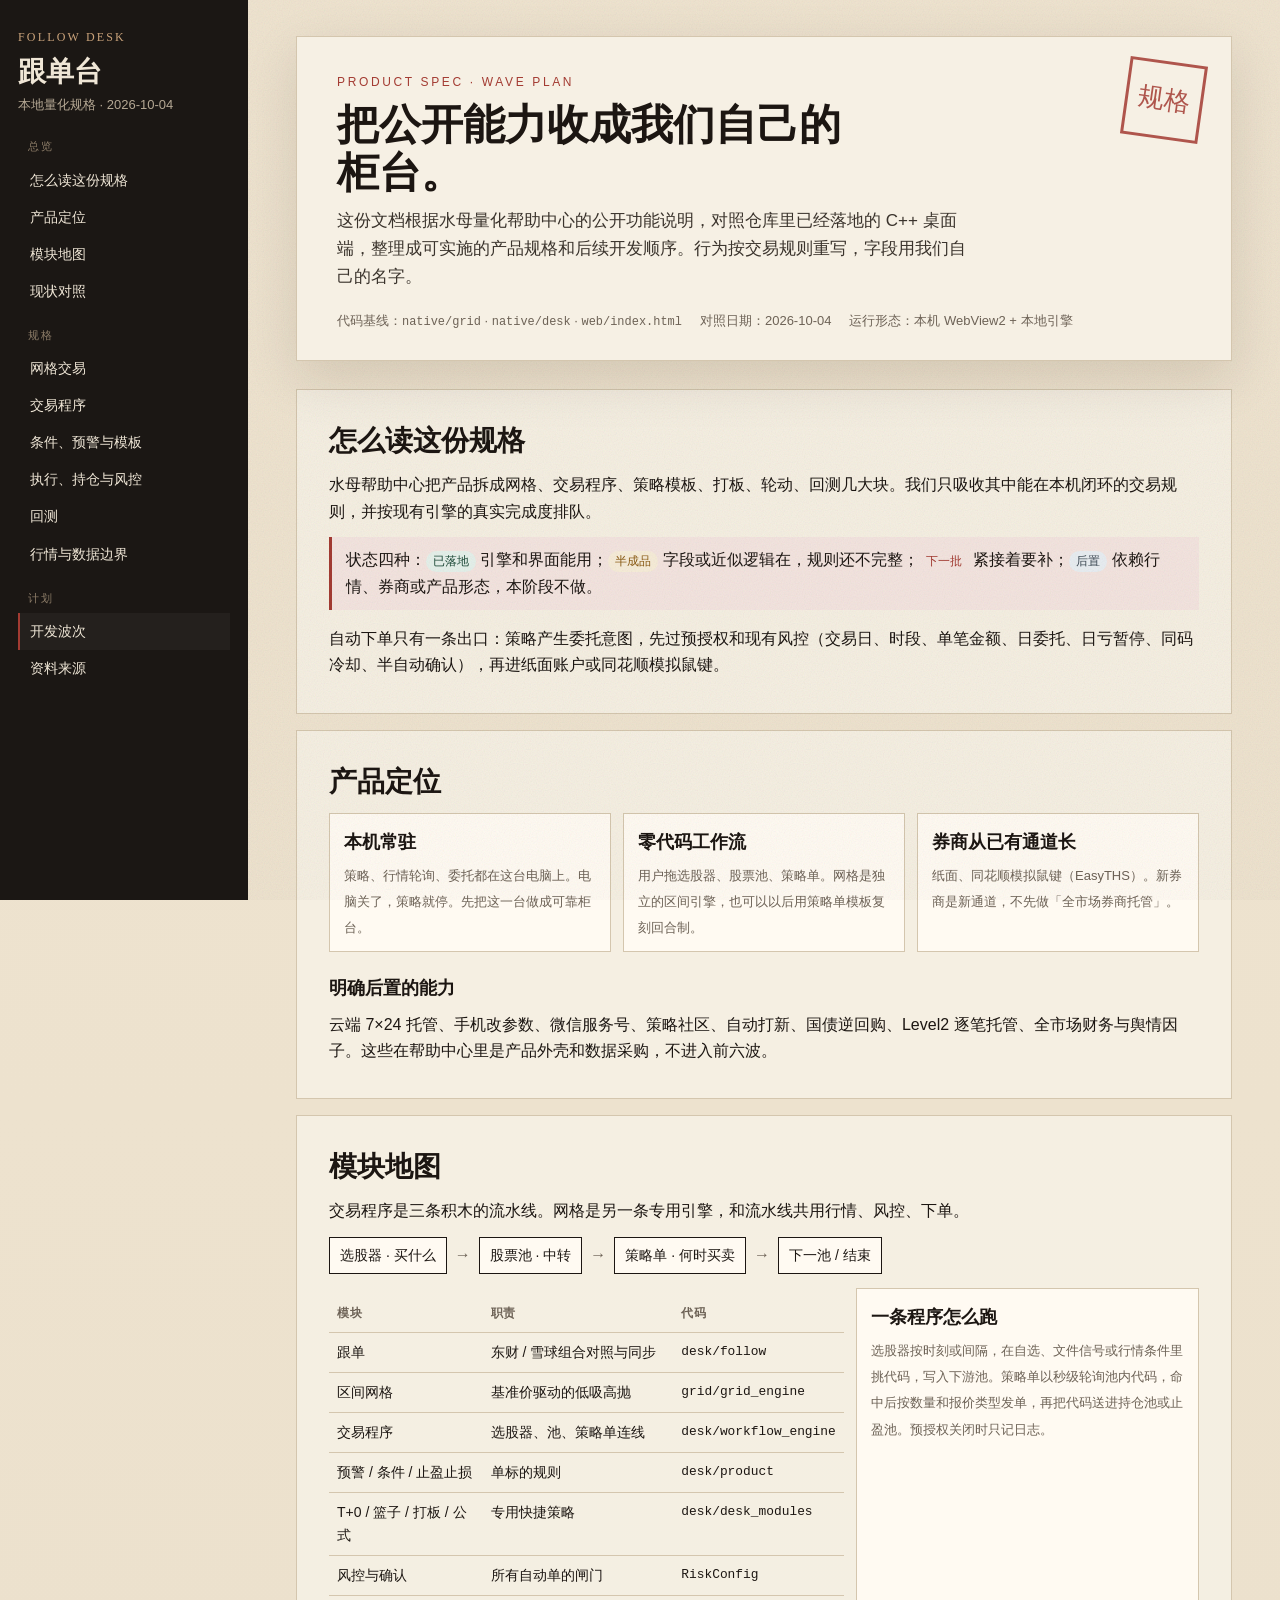
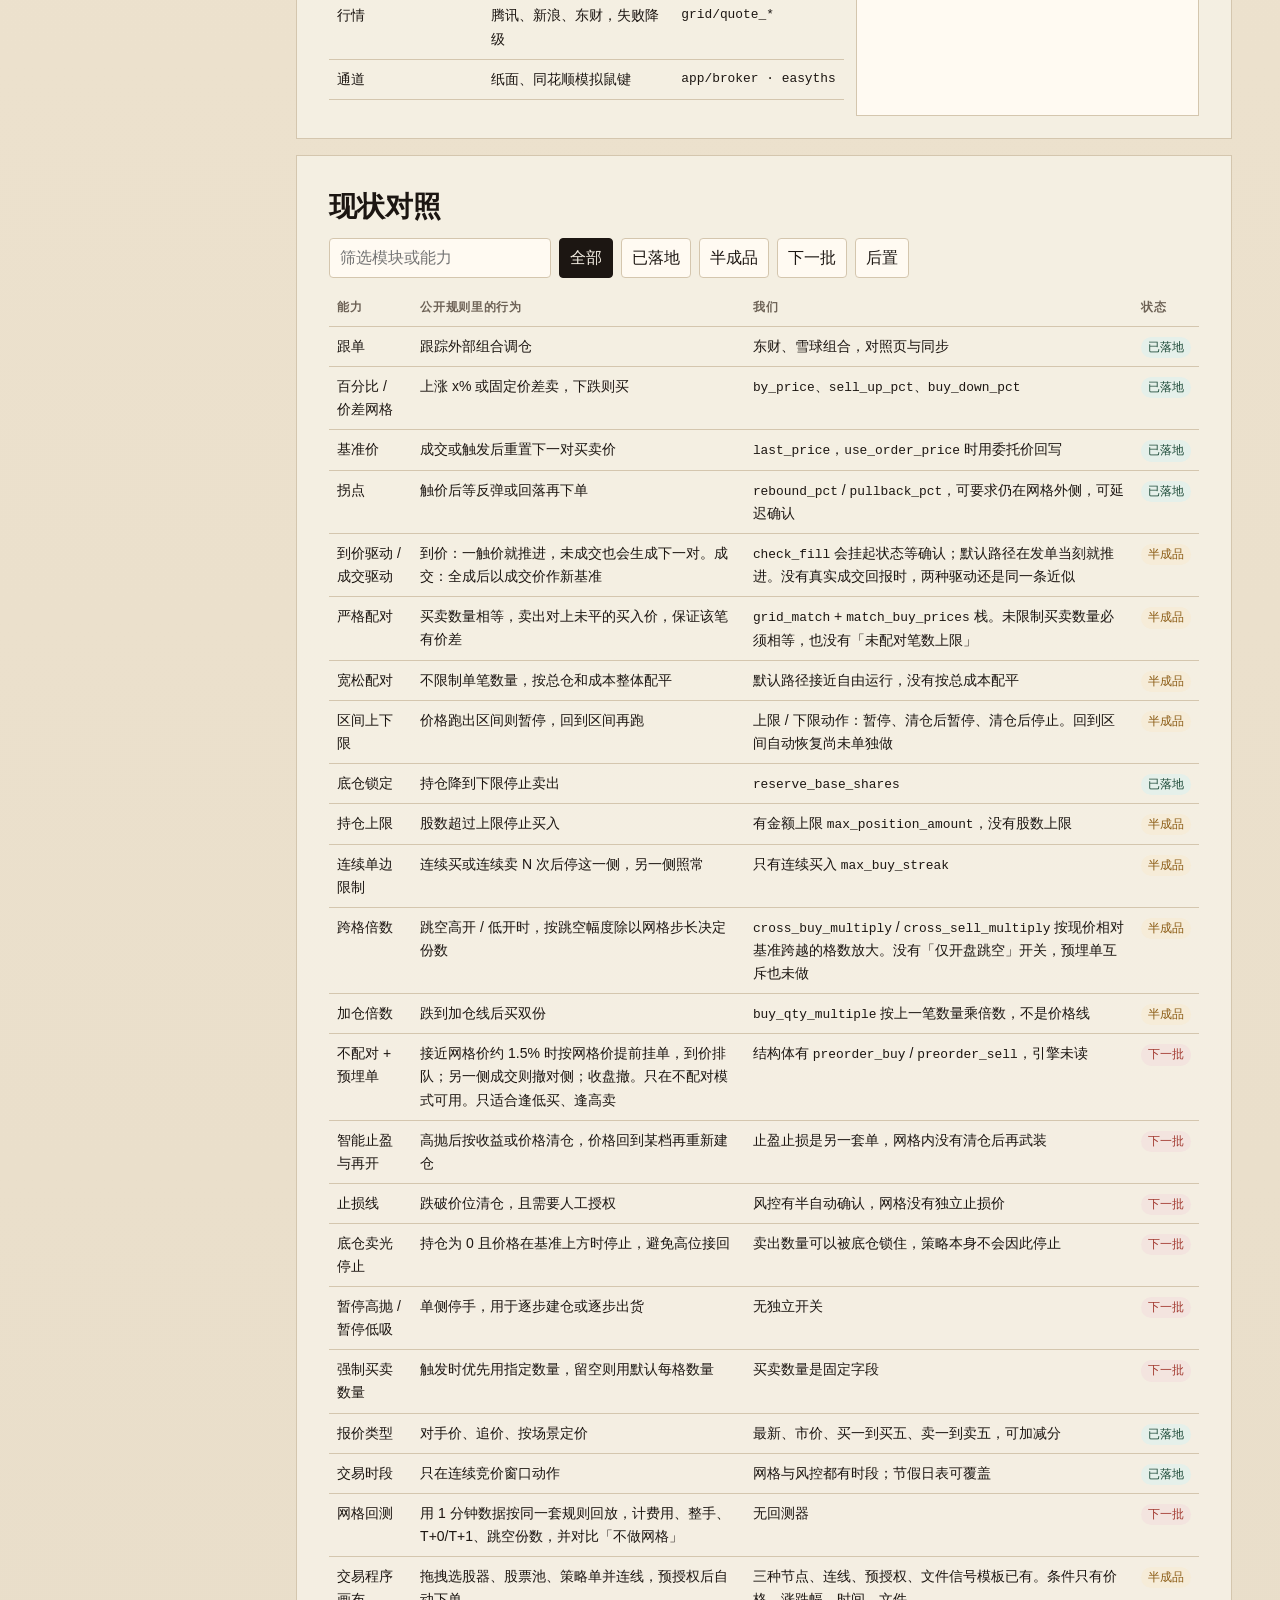
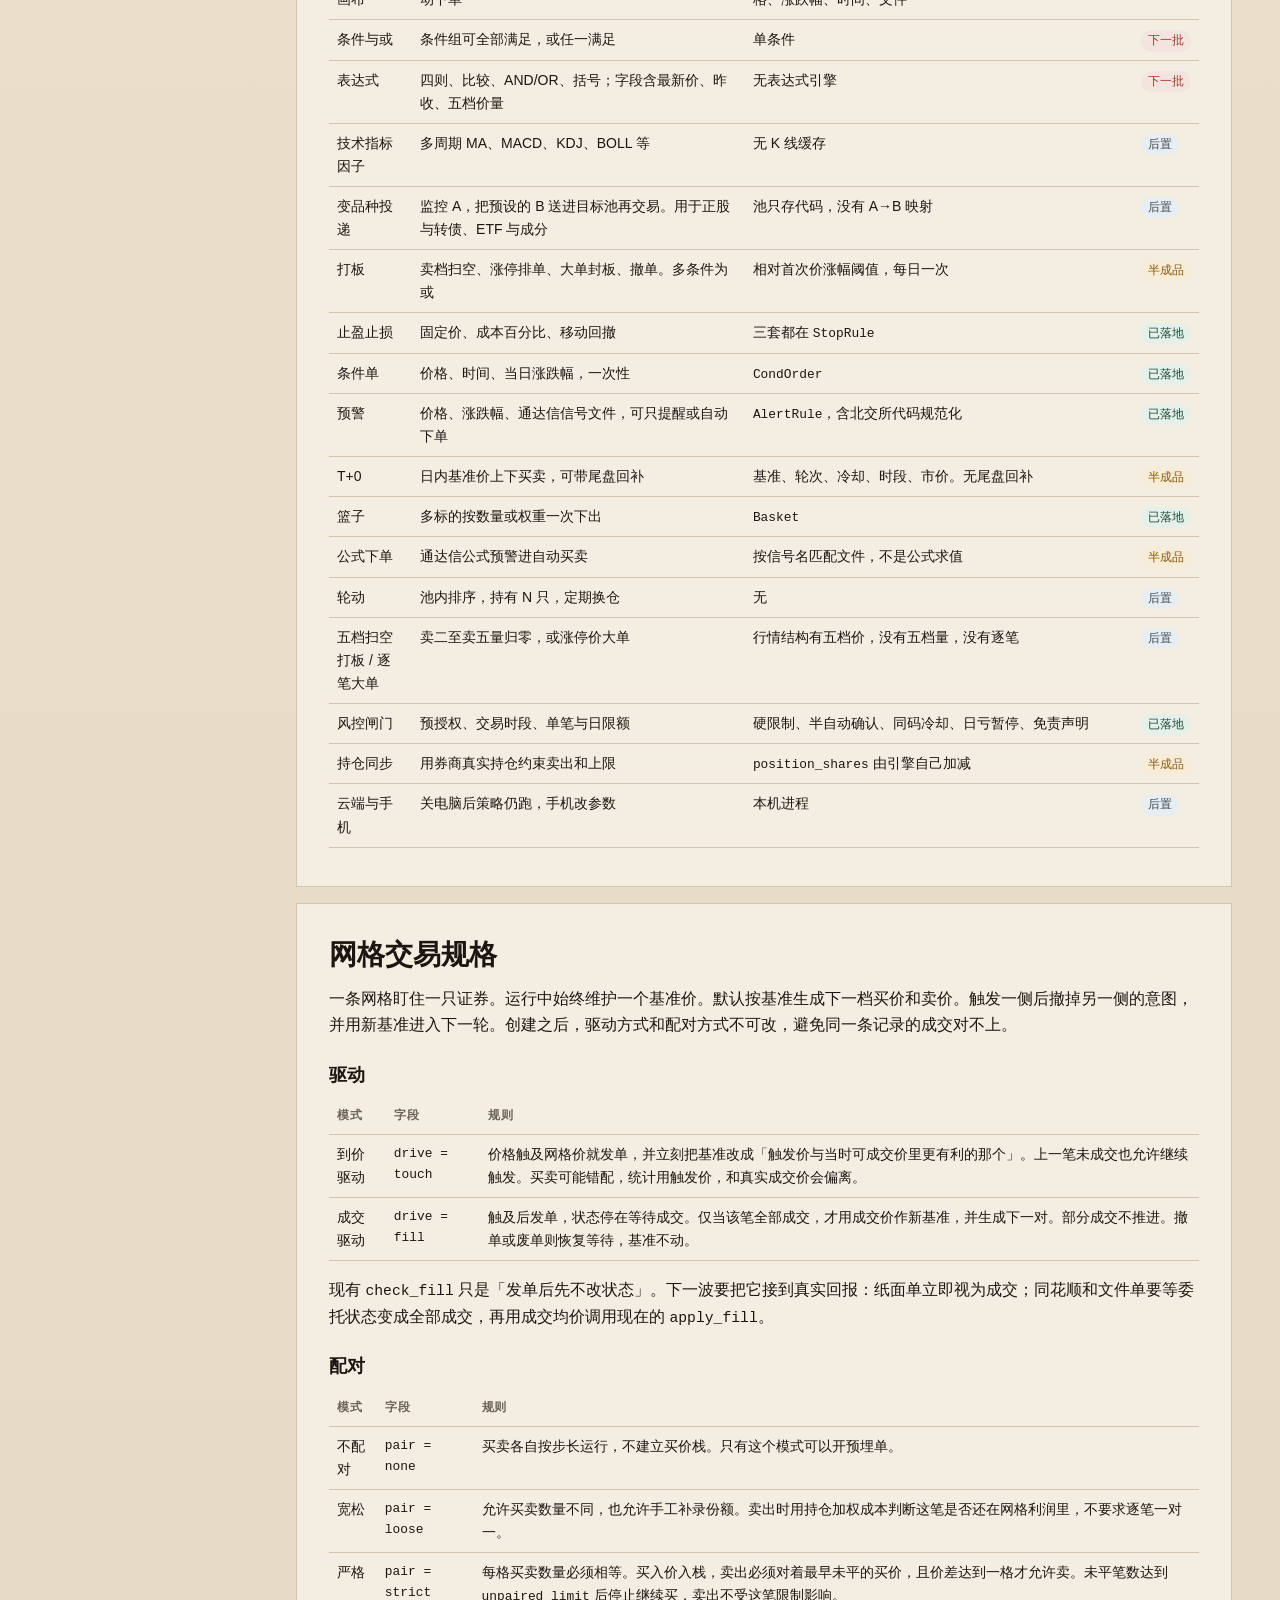
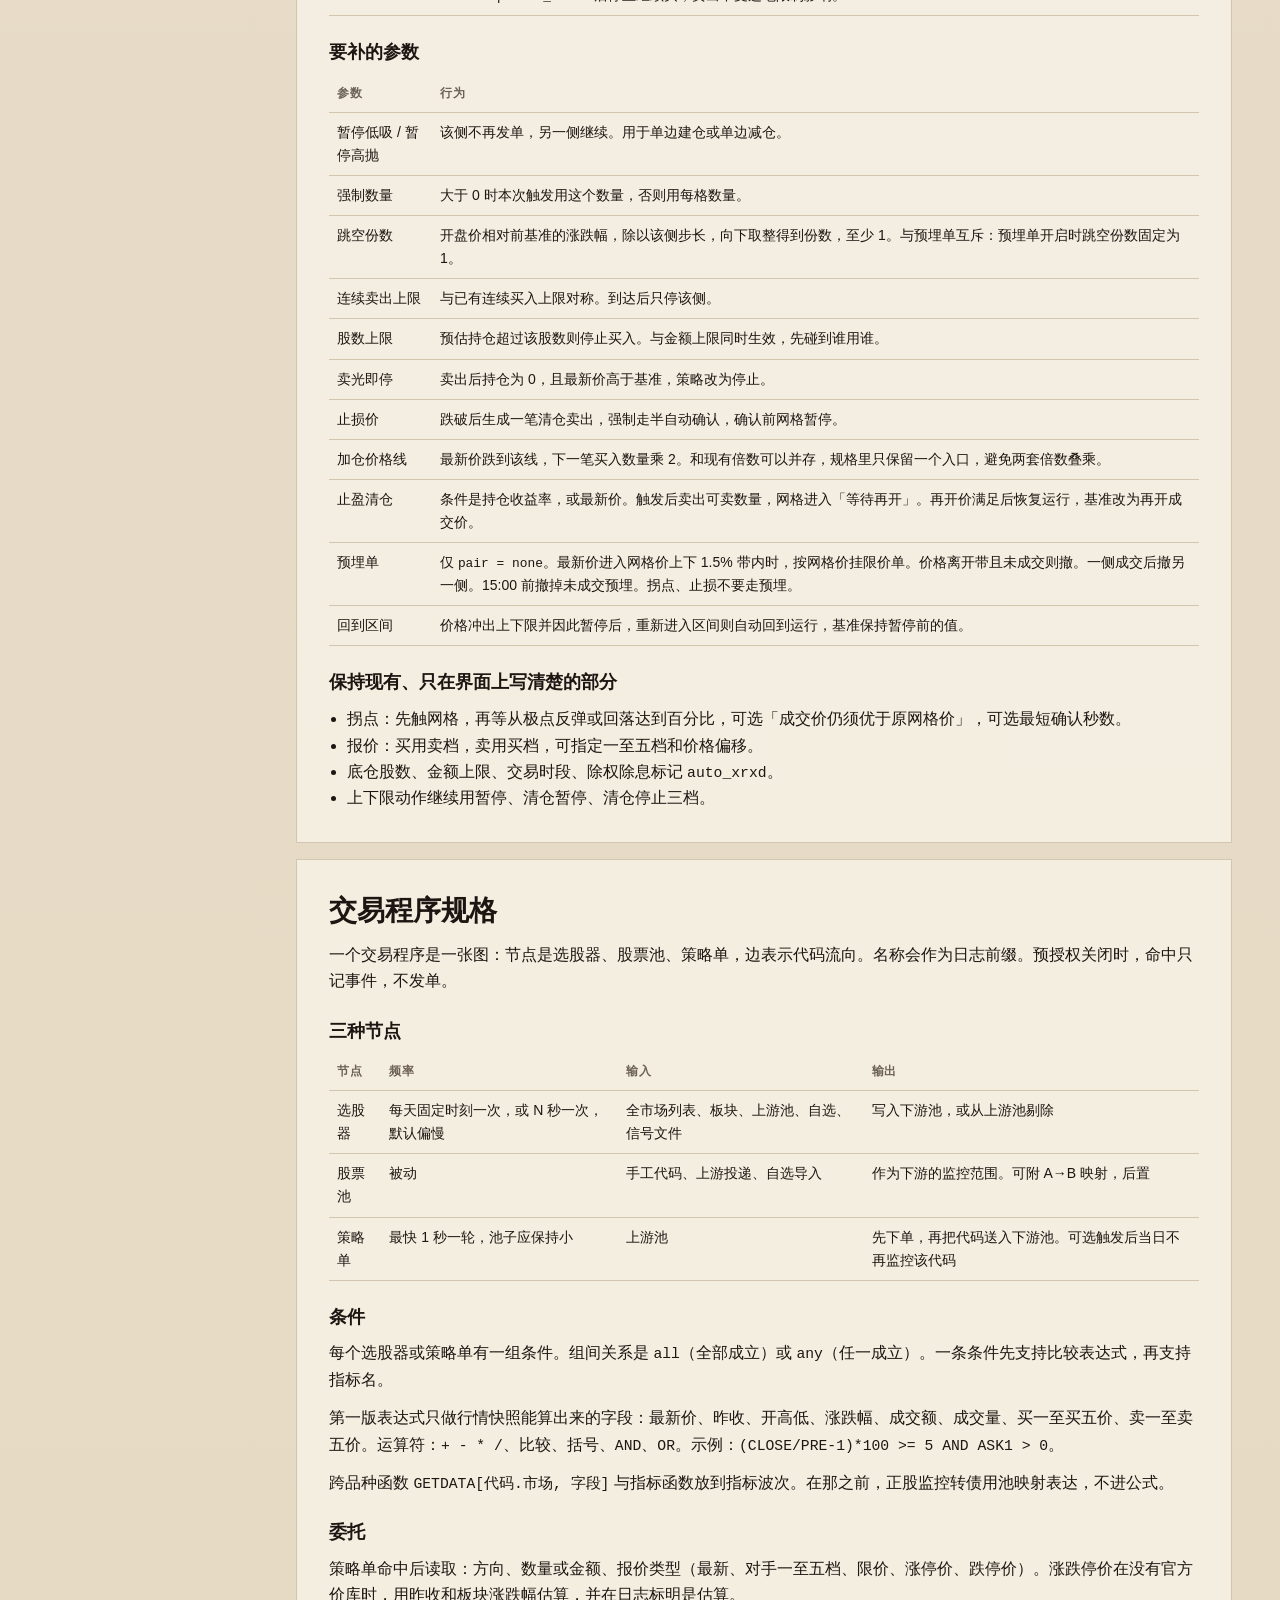
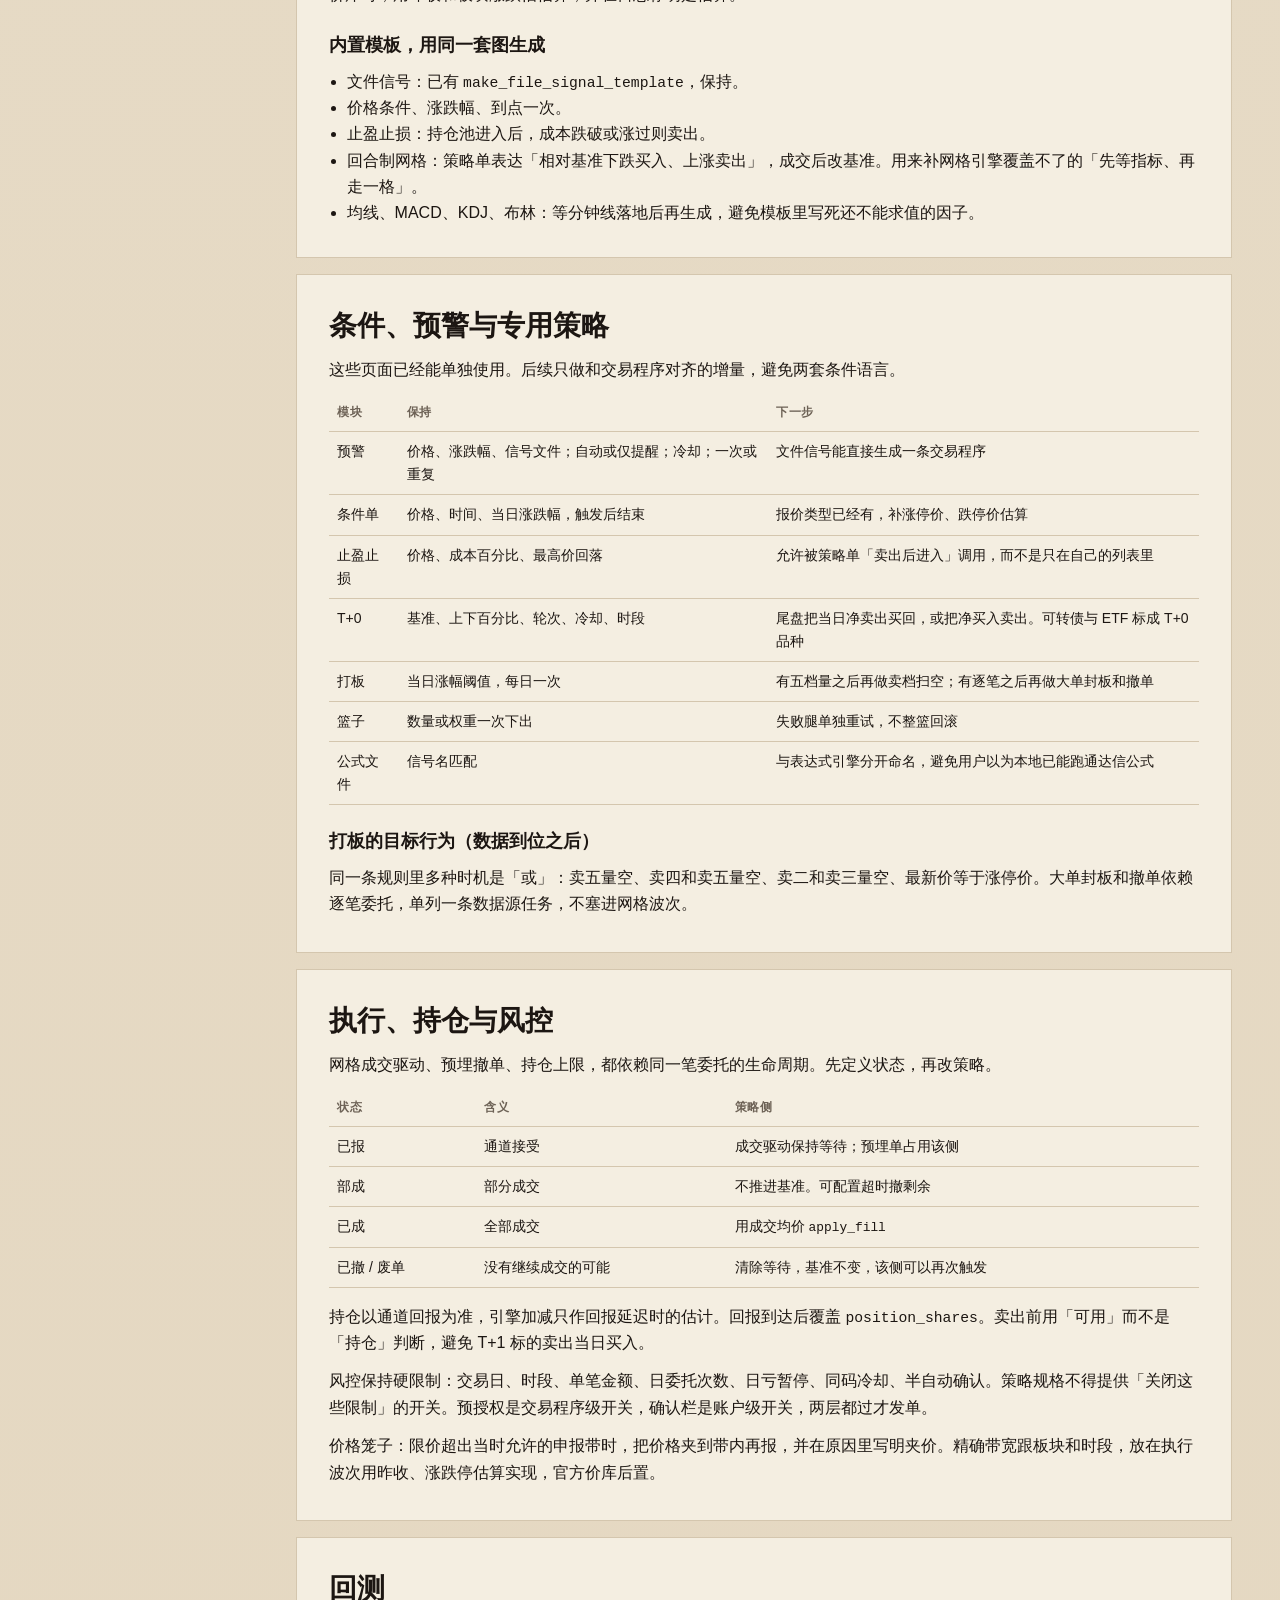
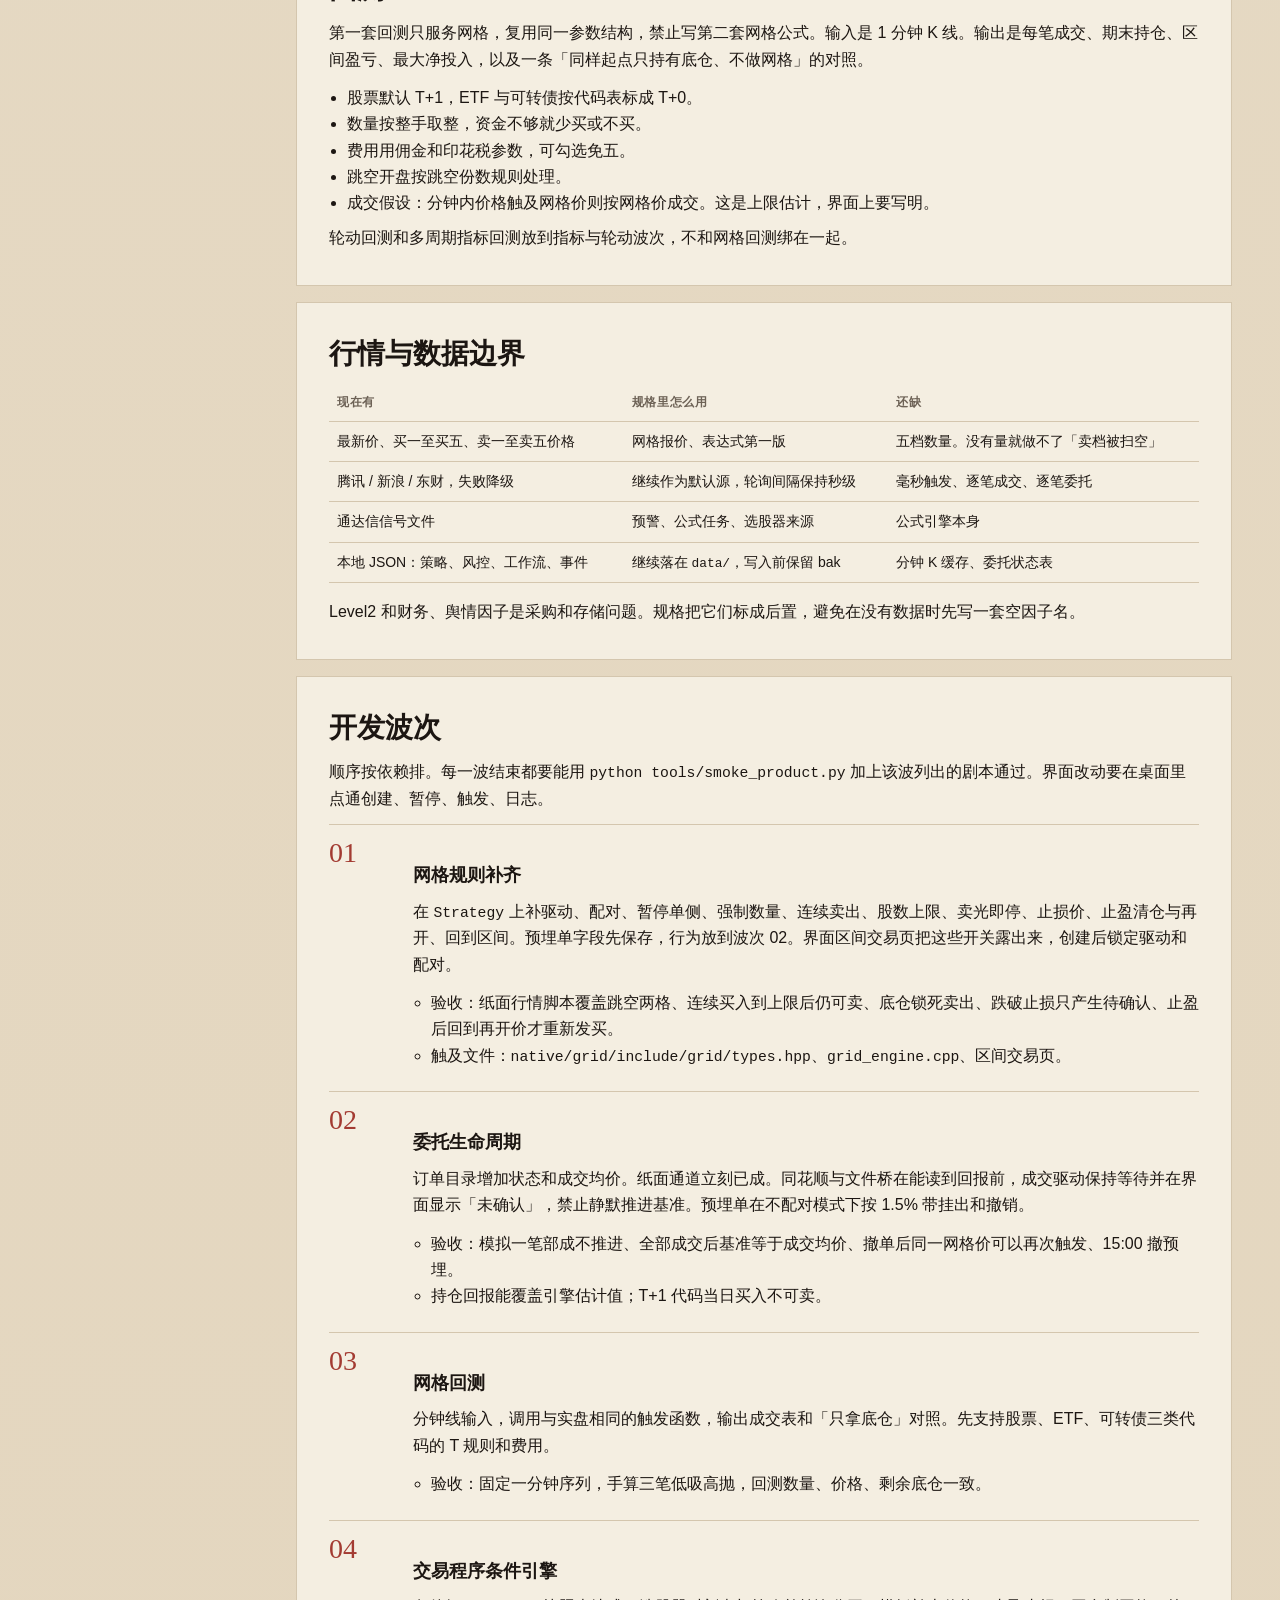
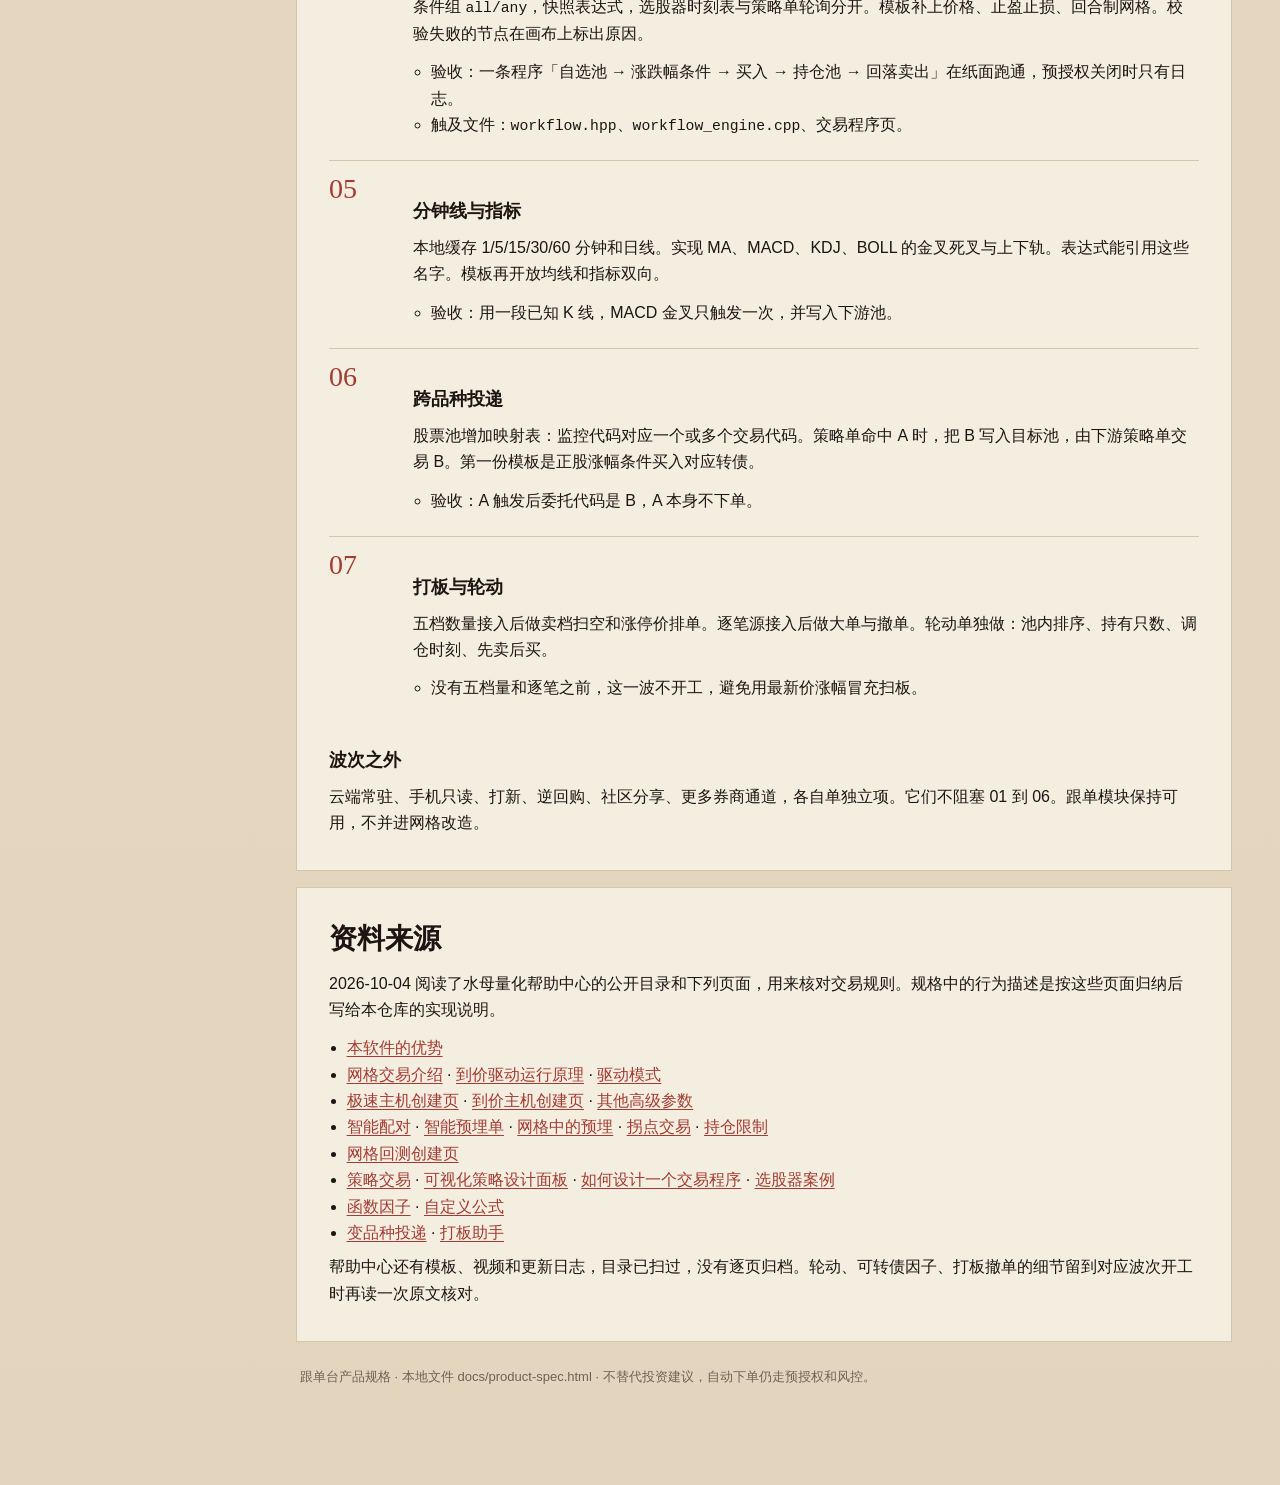
<file: docs/product-spec.html>
<!DOCTYPE html>
<html lang="zh-CN">
<head>
<meta charset="UTF-8" />
<meta name="viewport" content="width=device-width, initial-scale=1" />
<title>跟单台 · 产品规格与开发计划</title>
<style>
  :root {
    --paper: #e7dcc8;
    --sheet: #f6f0e4;
    --ink: #1c1612;
    --muted: #6d6256;
    --line: #d4c6ae;
    --cinnabar: #a33b32;
    --cinnabar-soft: #f3e4df;
    --pine: #1d4a38;
    --pine-soft: #e5f0ea;
    --brass: #8a5a12;
    --brass-soft: #f6ecd8;
    --slate: #3d4a55;
    --slate-soft: #e8edf1;
    --rail: #1b1714;
    --rail-ink: #efe6d6;
    --shadow: 0 18px 50px rgba(40, 24, 12, 0.12);
  }
  * { box-sizing: border-box; }
  html { scroll-behavior: smooth; }
  body {
    margin: 0;
    color: var(--ink);
    background:
      radial-gradient(1200px 500px at 10% -10%, rgba(163, 59, 50, 0.08), transparent 50%),
      linear-gradient(180deg, #efe4d0 0%, var(--paper) 40%, #e3d5bd 100%);
    font-family: "DengXian", "Microsoft YaHei UI", "PingFang SC", sans-serif;
    font-size: 16px;
    line-height: 1.65;
  }
  body::before {
    content: "";
    pointer-events: none;
    position: fixed;
    inset: 0;
    opacity: 0.35;
    background-image: url("data:image/svg+xml;utf8,<svg xmlns='http://www.w3.org/2000/svg' width='140' height='140'><filter id='n'><feTurbulence type='fractalNoise' baseFrequency='0.85' numOctaves='2' stitchTiles='stitch'/></filter><rect width='100%' height='100%' filter='url(%23n)' opacity='0.35'/></svg>");
    mix-blend-mode: multiply;
  }
  a { color: var(--cinnabar); text-decoration-thickness: 1px; text-underline-offset: 3px; }
  .layout { display: grid; grid-template-columns: 248px 1fr; min-height: 100vh; }
  nav.rail {
    position: sticky;
    top: 0;
    height: 100vh;
    overflow: auto;
    background: var(--rail);
    color: var(--rail-ink);
    padding: 28px 18px 40px;
    z-index: 2;
  }
  .mark {
    font-family: "Palatino Linotype", "Songti SC", SimSun, serif;
    letter-spacing: 0.18em;
    font-size: 12px;
    text-transform: uppercase;
    color: #c9a27a;
  }
  nav.rail h1 {
    font-family: "Palatino Linotype", "Songti SC", SimSun, serif;
    font-weight: 600;
    font-size: 28px;
    line-height: 1.15;
    margin: 8px 0 6px;
  }
  nav.rail .sub { color: #b5a894; font-size: 13px; margin-bottom: 22px; }
  nav.rail a {
    display: block;
    color: #efe6d6;
    text-decoration: none;
    padding: 7px 10px;
    border-left: 2px solid transparent;
    font-size: 14px;
  }
  nav.rail a:hover, nav.rail a.is-on { border-left-color: var(--cinnabar); background: rgba(255,255,255,0.04); }
  nav.rail .group {
    margin: 16px 10px 6px;
    font-size: 11px;
    letter-spacing: 0.16em;
    color: #8d7d68;
  }
  main { padding: 36px 48px 80px; max-width: 1080px; }
  header.cover {
    position: relative;
    background: var(--sheet);
    border: 1px solid var(--line);
    box-shadow: var(--shadow);
    padding: 36px 40px 28px;
    margin-bottom: 28px;
  }
  header.cover::after {
    content: "规格";
    position: absolute;
    right: 28px;
    top: 24px;
    width: 72px;
    height: 72px;
    border: 3px solid var(--cinnabar);
    color: var(--cinnabar);
    display: grid;
    place-items: center;
    font-family: "KaiTi", "STKaiti", serif;
    font-size: 26px;
    transform: rotate(8deg);
    opacity: 0.85;
  }
  .kicker { letter-spacing: 0.22em; font-size: 12px; color: var(--cinnabar); }
  header.cover h2 {
    font-family: "Palatino Linotype", "Songti SC", SimSun, serif;
    font-size: 42px;
    line-height: 1.15;
    font-weight: 600;
    margin: 8px 0 10px;
    max-width: 12em;
  }
  .lede { max-width: 68ch; color: #3a332c; font-size: 17px; }
  .meta { display: flex; gap: 18px; flex-wrap: wrap; margin-top: 18px; color: var(--muted); font-size: 13px; }
  section {
    background: rgba(246, 240, 228, 0.92);
    border: 1px solid var(--line);
    padding: 28px 32px 22px;
    margin: 16px 0;
  }
  section h3 {
    font-family: "Palatino Linotype", "Songti SC", SimSun, serif;
    font-size: 28px;
    margin: 0 0 8px;
    font-weight: 600;
  }
  section h4 { margin: 22px 0 8px; font-size: 18px; }
  p { margin: 8px 0 12px; }
  .note {
    border-left: 3px solid var(--cinnabar);
    background: var(--cinnabar-soft);
    padding: 10px 14px;
    margin: 12px 0 16px;
  }
  .grid-3, .grid-2 { display: grid; gap: 12px; }
  .grid-3 { grid-template-columns: repeat(3, 1fr); }
  .grid-2 { grid-template-columns: 1.2fr 0.8fr; }
  .card {
    border: 1px solid var(--line);
    background: #fffaf2;
    padding: 14px 14px 10px;
  }
  .card b { display: block; font-family: "Palatino Linotype", SimSun, serif; font-size: 18px; margin-bottom: 4px; }
  .card span { color: var(--muted); font-size: 13px; }
  table { width: 100%; border-collapse: collapse; font-size: 14px; margin: 8px 0 16px; }
  th, td { text-align: left; vertical-align: top; padding: 8px 8px; border-bottom: 1px solid var(--line); }
  th { font-size: 12px; letter-spacing: 0.06em; color: var(--muted); font-weight: 600; }
  code, .mono { font-family: "Cascadia Mono", Consolas, monospace; font-size: 0.92em; }
  .tag {
    display: inline-block;
    padding: 1px 7px;
    border-radius: 99px;
    font-size: 12px;
    line-height: 1.6;
    white-space: nowrap;
  }
  .have { background: var(--pine-soft); color: var(--pine); }
  .part { background: var(--brass-soft); color: var(--brass); }
  .next { background: var(--cinnabar-soft); color: var(--cinnabar); }
  .later { background: var(--slate-soft); color: var(--slate); }
  .tools { display: flex; gap: 8px; flex-wrap: wrap; margin: 8px 0 12px; }
  .tools input, .tools button {
    font: inherit;
    border: 1px solid var(--line);
    background: #fffaf2;
    color: var(--ink);
    padding: 6px 10px;
    border-radius: 4px;
  }
  .tools input { min-width: 220px; }
  .tools button.is-on { background: var(--ink); color: var(--sheet); border-color: var(--ink); }
  ol.waves { list-style: none; padding: 0; margin: 0; }
  ol.waves > li {
    display: grid;
    grid-template-columns: 72px 1fr;
    gap: 12px;
    padding: 14px 0;
    border-top: 1px solid var(--line);
  }
  .wave-no {
    font-family: "Palatino Linotype", SimSun, serif;
    font-size: 28px;
    color: var(--cinnabar);
    line-height: 1;
  }
  ul.tight { margin: 6px 0 8px; padding-left: 1.1em; }
  .flow {
    display: flex;
    flex-wrap: wrap;
    gap: 8px;
    align-items: center;
    margin: 10px 0 14px;
  }
  .flow i { font-style: normal; color: var(--muted); }
  .pill {
    border: 1px solid var(--ink);
    padding: 6px 10px;
    background: #fffaf2;
    font-size: 14px;
  }
  footer { color: var(--muted); font-size: 13px; padding: 8px 4px 20px; }
  @media (max-width: 960px) {
    .layout { grid-template-columns: 1fr; }
    nav.rail { position: relative; height: auto; }
    main { padding: 18px 14px 48px; }
    .grid-3, .grid-2 { grid-template-columns: 1fr; }
    header.cover h2 { font-size: 32px; }
    header.cover::after { display: none; }
  }
</style>
</head>
<body>
<div class="layout">
  <nav class="rail" aria-label="目录">
    <div class="mark">FOLLOW DESK</div>
    <h1>跟单台</h1>
    <div class="sub">本地量化规格 · 2026-10-04</div>
    <div class="group">总览</div>
    <a href="#read">怎么读这份规格</a>
    <a href="#position">产品定位</a>
    <a href="#map">模块地图</a>
    <a href="#gap">现状对照</a>
    <div class="group">规格</div>
    <a href="#grid">网格交易</a>
    <a href="#program">交易程序</a>
    <a href="#signals">条件、预警与模板</a>
    <a href="#exec">执行、持仓与风控</a>
    <a href="#backtest">回测</a>
    <a href="#data">行情与数据边界</a>
    <div class="group">计划</div>
    <a href="#plan">开发波次</a>
    <a href="#sources">资料来源</a>
  </nav>
  <main>
    <header class="cover">
      <div class="kicker">PRODUCT SPEC · WAVE PLAN</div>
      <h2>把公开能力收成我们自己的柜台。</h2>
      <p class="lede">这份文档根据水母量化帮助中心的公开功能说明，对照仓库里已经落地的 C++ 桌面端，整理成可实施的产品规格和后续开发顺序。行为按交易规则重写，字段用我们自己的名字。</p>
      <div class="meta">
        <span>代码基线：<span class="mono">native/grid</span> · <span class="mono">native/desk</span> · <span class="mono">web/index.html</span></span>
        <span>对照日期：2026-10-04</span>
        <span>运行形态：本机 WebView2 + 本地引擎</span>
      </div>
    </header>

    <section id="read">
      <h3>怎么读这份规格</h3>
      <p>水母帮助中心把产品拆成网格、交易程序、策略模板、打板、轮动、回测几大块。我们只吸收其中能在本机闭环的交易规则，并按现有引擎的真实完成度排队。</p>
      <div class="note">状态四种：<span class="tag have">已落地</span> 引擎和界面能用；<span class="tag part">半成品</span> 字段或近似逻辑在，规则还不完整；<span class="tag next">下一批</span> 紧接着要补；<span class="tag later">后置</span> 依赖行情、券商或产品形态，本阶段不做。</div>
      <p>自动下单只有一条出口：策略产生委托意图，先过预授权和现有风控（交易日、时段、单笔金额、日委托、日亏暂停、同码冷却、半自动确认），再进纸面账户或同花顺模拟鼠键。</p>
    </section>

    <section id="position">
      <h3>产品定位</h3>
      <div class="grid-3">
        <div class="card"><b>本机常驻</b><span>策略、行情轮询、委托都在这台电脑上。电脑关了，策略就停。先把这一台做成可靠柜台。</span></div>
        <div class="card"><b>零代码工作流</b><span>用户拖选股器、股票池、策略单。网格是独立的区间引擎，也可以以后用策略单模板复刻回合制。</span></div>
        <div class="card"><b>券商从已有通道长</b><span>纸面、同花顺模拟鼠键（EasyTHS）。新券商是新通道，不先做「全市场券商托管」。</span></div>
      </div>
      <h4>明确后置的能力</h4>
      <p>云端 7×24 托管、手机改参数、微信服务号、策略社区、自动打新、国债逆回购、Level2 逐笔托管、全市场财务与舆情因子。这些在帮助中心里是产品外壳和数据采购，不进入前六波。</p>
    </section>

    <section id="map">
      <h3>模块地图</h3>
      <p>交易程序是三条积木的流水线。网格是另一条专用引擎，和流水线共用行情、风控、下单。</p>
      <div class="flow" aria-label="交易程序流向">
        <span class="pill">选股器 · 买什么</span><i>→</i>
        <span class="pill">股票池 · 中转</span><i>→</i>
        <span class="pill">策略单 · 何时买卖</span><i>→</i>
        <span class="pill">下一池 / 结束</span>
      </div>
      <div class="grid-2">
        <div>
          <table>
            <thead><tr><th>模块</th><th>职责</th><th>代码</th></tr></thead>
            <tbody>
              <tr><td>跟单</td><td>东财 / 雪球组合对照与同步</td><td class="mono">desk/follow</td></tr>
              <tr><td>区间网格</td><td>基准价驱动的低吸高抛</td><td class="mono">grid/grid_engine</td></tr>
              <tr><td>交易程序</td><td>选股器、池、策略单连线</td><td class="mono">desk/workflow_engine</td></tr>
              <tr><td>预警 / 条件 / 止盈止损</td><td>单标的规则</td><td class="mono">desk/product</td></tr>
              <tr><td>T+0 / 篮子 / 打板 / 公式</td><td>专用快捷策略</td><td class="mono">desk/desk_modules</td></tr>
              <tr><td>风控与确认</td><td>所有自动单的闸门</td><td class="mono">RiskConfig</td></tr>
              <tr><td>行情</td><td>腾讯、新浪、东财，失败降级</td><td class="mono">grid/quote_*</td></tr>
              <tr><td>通道</td><td>纸面、同花顺模拟鼠键</td><td class="mono">app/broker · easyths</td></tr>
            </tbody>
          </table>
        </div>
        <div class="card">
          <b>一条程序怎么跑</b>
          <span>选股器按时刻或间隔，在自选、文件信号或行情条件里挑代码，写入下游池。策略单以秒级轮询池内代码，命中后按数量和报价类型发单，再把代码送进持仓池或止盈池。预授权关闭时只记日志。</span>
        </div>
      </div>
    </section>

    <section id="gap">
      <h3>现状对照</h3>
      <div class="tools">
        <input id="q" type="search" placeholder="筛选模块或能力" aria-label="筛选" />
        <button type="button" data-f="all" class="is-on">全部</button>
        <button type="button" data-f="have">已落地</button>
        <button type="button" data-f="part">半成品</button>
        <button type="button" data-f="next">下一批</button>
        <button type="button" data-f="later">后置</button>
      </div>
      <table id="gap-table">
        <thead><tr><th>能力</th><th>公开规则里的行为</th><th>我们</th><th>状态</th></tr></thead>
        <tbody>
          <tr data-s="have"><td>跟单</td><td>跟踪外部组合调仓</td><td>东财、雪球组合，对照页与同步</td><td><span class="tag have">已落地</span></td></tr>
          <tr data-s="have"><td>百分比 / 价差网格</td><td>上涨 x% 或固定价差卖，下跌则买</td><td><span class="mono">by_price</span>、<span class="mono">sell_up_pct</span>、<span class="mono">buy_down_pct</span></td><td><span class="tag have">已落地</span></td></tr>
          <tr data-s="have"><td>基准价</td><td>成交或触发后重置下一对买卖价</td><td><span class="mono">last_price</span>，<span class="mono">use_order_price</span> 时用委托价回写</td><td><span class="tag have">已落地</span></td></tr>
          <tr data-s="have"><td>拐点</td><td>触价后等反弹或回落再下单</td><td><span class="mono">rebound_pct</span> / <span class="mono">pullback_pct</span>，可要求仍在网格外侧，可延迟确认</td><td><span class="tag have">已落地</span></td></tr>
          <tr data-s="part"><td>到价驱动 / 成交驱动</td><td>到价：一触价就推进，未成交也会生成下一对。成交：全成后以成交价作新基准</td><td><span class="mono">check_fill</span> 会挂起状态等确认；默认路径在发单当刻就推进。没有真实成交回报时，两种驱动还是同一条近似</td><td><span class="tag part">半成品</span></td></tr>
          <tr data-s="part"><td>严格配对</td><td>买卖数量相等，卖出对上未平的买入价，保证该笔有价差</td><td><span class="mono">grid_match</span> + <span class="mono">match_buy_prices</span> 栈。未限制买卖数量必须相等，也没有「未配对笔数上限」</td><td><span class="tag part">半成品</span></td></tr>
          <tr data-s="part"><td>宽松配对</td><td>不限制单笔数量，按总仓和成本整体配平</td><td>默认路径接近自由运行，没有按总成本配平</td><td><span class="tag part">半成品</span></td></tr>
          <tr data-s="part"><td>区间上下限</td><td>价格跑出区间则暂停，回到区间再跑</td><td>上限 / 下限动作：暂停、清仓后暂停、清仓后停止。回到区间自动恢复尚未单独做</td><td><span class="tag part">半成品</span></td></tr>
          <tr data-s="have"><td>底仓锁定</td><td>持仓降到下限停止卖出</td><td><span class="mono">reserve_base_shares</span></td><td><span class="tag have">已落地</span></td></tr>
          <tr data-s="part"><td>持仓上限</td><td>股数超过上限停止买入</td><td>有金额上限 <span class="mono">max_position_amount</span>，没有股数上限</td><td><span class="tag part">半成品</span></td></tr>
          <tr data-s="part"><td>连续单边限制</td><td>连续买或连续卖 N 次后停这一侧，另一侧照常</td><td>只有连续买入 <span class="mono">max_buy_streak</span></td><td><span class="tag part">半成品</span></td></tr>
          <tr data-s="part"><td>跨格倍数</td><td>跳空高开 / 低开时，按跳空幅度除以网格步长决定份数</td><td><span class="mono">cross_buy_multiply</span> / <span class="mono">cross_sell_multiply</span> 按现价相对基准跨越的格数放大。没有「仅开盘跳空」开关，预埋单互斥也未做</td><td><span class="tag part">半成品</span></td></tr>
          <tr data-s="part"><td>加仓倍数</td><td>跌到加仓线后买双份</td><td><span class="mono">buy_qty_multiple</span> 按上一笔数量乘倍数，不是价格线</td><td><span class="tag part">半成品</span></td></tr>
          <tr data-s="next"><td>不配对 + 预埋单</td><td>接近网格价约 1.5% 时按网格价提前挂单，到价排队；另一侧成交则撤对侧；收盘撤。只在不配对模式可用。只适合逢低买、逢高卖</td><td>结构体有 <span class="mono">preorder_buy</span> / <span class="mono">preorder_sell</span>，引擎未读</td><td><span class="tag next">下一批</span></td></tr>
          <tr data-s="next"><td>智能止盈与再开</td><td>高抛后按收益或价格清仓，价格回到某档再重新建仓</td><td>止盈止损是另一套单，网格内没有清仓后再武装</td><td><span class="tag next">下一批</span></td></tr>
          <tr data-s="next"><td>止损线</td><td>跌破价位清仓，且需要人工授权</td><td>风控有半自动确认，网格没有独立止损价</td><td><span class="tag next">下一批</span></td></tr>
          <tr data-s="next"><td>底仓卖光停止</td><td>持仓为 0 且价格在基准上方时停止，避免高位接回</td><td>卖出数量可以被底仓锁住，策略本身不会因此停止</td><td><span class="tag next">下一批</span></td></tr>
          <tr data-s="next"><td>暂停高抛 / 暂停低吸</td><td>单侧停手，用于逐步建仓或逐步出货</td><td>无独立开关</td><td><span class="tag next">下一批</span></td></tr>
          <tr data-s="next"><td>强制买卖数量</td><td>触发时优先用指定数量，留空则用默认每格数量</td><td>买卖数量是固定字段</td><td><span class="tag next">下一批</span></td></tr>
          <tr data-s="have"><td>报价类型</td><td>对手价、追价、按场景定价</td><td>最新、市价、买一到买五、卖一到卖五，可加减分</td><td><span class="tag have">已落地</span></td></tr>
          <tr data-s="have"><td>交易时段</td><td>只在连续竞价窗口动作</td><td>网格与风控都有时段；节假日表可覆盖</td><td><span class="tag have">已落地</span></td></tr>
          <tr data-s="next"><td>网格回测</td><td>用 1 分钟数据按同一套规则回放，计费用、整手、T+0/T+1、跳空份数，并对比「不做网格」</td><td>无回测器</td><td><span class="tag next">下一批</span></td></tr>
          <tr data-s="part"><td>交易程序画布</td><td>拖拽选股器、股票池、策略单并连线，预授权后自动下单</td><td>三种节点、连线、预授权、文件信号模板已有。条件只有价格、涨跌幅、时间、文件</td><td><span class="tag part">半成品</span></td></tr>
          <tr data-s="next"><td>条件与或</td><td>条件组可全部满足，或任一满足</td><td>单条件</td><td><span class="tag next">下一批</span></td></tr>
          <tr data-s="next"><td>表达式</td><td>四则、比较、AND/OR、括号；字段含最新价、昨收、五档价量</td><td>无表达式引擎</td><td><span class="tag next">下一批</span></td></tr>
          <tr data-s="later"><td>技术指标因子</td><td>多周期 MA、MACD、KDJ、BOLL 等</td><td>无 K 线缓存</td><td><span class="tag later">后置</span></td></tr>
          <tr data-s="later"><td>变品种投递</td><td>监控 A，把预设的 B 送进目标池再交易。用于正股与转债、ETF 与成分</td><td>池只存代码，没有 A→B 映射</td><td><span class="tag later">后置</span></td></tr>
          <tr data-s="part"><td>打板</td><td>卖档扫空、涨停排单、大单封板、撤单。多条件为或</td><td>相对首次价涨幅阈值，每日一次</td><td><span class="tag part">半成品</span></td></tr>
          <tr data-s="have"><td>止盈止损</td><td>固定价、成本百分比、移动回撤</td><td>三套都在 <span class="mono">StopRule</span></td><td><span class="tag have">已落地</span></td></tr>
          <tr data-s="have"><td>条件单</td><td>价格、时间、当日涨跌幅，一次性</td><td><span class="mono">CondOrder</span></td><td><span class="tag have">已落地</span></td></tr>
          <tr data-s="have"><td>预警</td><td>价格、涨跌幅、通达信信号文件，可只提醒或自动下单</td><td><span class="mono">AlertRule</span>，含北交所代码规范化</td><td><span class="tag have">已落地</span></td></tr>
          <tr data-s="part"><td>T+0</td><td>日内基准价上下买卖，可带尾盘回补</td><td>基准、轮次、冷却、时段、市价。无尾盘回补</td><td><span class="tag part">半成品</span></td></tr>
          <tr data-s="have"><td>篮子</td><td>多标的按数量或权重一次下出</td><td><span class="mono">Basket</span></td><td><span class="tag have">已落地</span></td></tr>
          <tr data-s="part"><td>公式下单</td><td>通达信公式预警进自动买卖</td><td>按信号名匹配文件，不是公式求值</td><td><span class="tag part">半成品</span></td></tr>
          <tr data-s="later"><td>轮动</td><td>池内排序，持有 N 只，定期换仓</td><td>无</td><td><span class="tag later">后置</span></td></tr>
          <tr data-s="later"><td>五档扫空打板 / 逐笔大单</td><td>卖二至卖五量归零，或涨停价大单</td><td>行情结构有五档价，没有五档量，没有逐笔</td><td><span class="tag later">后置</span></td></tr>
          <tr data-s="have"><td>风控闸门</td><td>预授权、交易时段、单笔与日限额</td><td>硬限制、半自动确认、同码冷却、日亏暂停、免责声明</td><td><span class="tag have">已落地</span></td></tr>
          <tr data-s="part"><td>持仓同步</td><td>用券商真实持仓约束卖出和上限</td><td><span class="mono">position_shares</span> 由引擎自己加减</td><td><span class="tag part">半成品</span></td></tr>
          <tr data-s="later"><td>云端与手机</td><td>关电脑后策略仍跑，手机改参数</td><td>本机进程</td><td><span class="tag later">后置</span></td></tr>
        </tbody>
      </table>
    </section>

    <section id="grid">
      <h3>网格交易规格</h3>
      <p>一条网格盯住一只证券。运行中始终维护一个基准价。默认按基准生成下一档买价和卖价。触发一侧后撤掉另一侧的意图，并用新基准进入下一轮。创建之后，驱动方式和配对方式不可改，避免同一条记录的成交对不上。</p>
      <h4>驱动</h4>
      <table>
        <thead><tr><th>模式</th><th>字段</th><th>规则</th></tr></thead>
        <tbody>
          <tr><td>到价驱动</td><td class="mono">drive = touch</td><td>价格触及网格价就发单，并立刻把基准改成「触发价与当时可成交价里更有利的那个」。上一笔未成交也允许继续触发。买卖可能错配，统计用触发价，和真实成交价会偏离。</td></tr>
          <tr><td>成交驱动</td><td class="mono">drive = fill</td><td>触及后发单，状态停在等待成交。仅当该笔全部成交，才用成交价作新基准，并生成下一对。部分成交不推进。撤单或废单则恢复等待，基准不动。</td></tr>
        </tbody>
      </table>
      <p>现有 <span class="mono">check_fill</span> 只是「发单后先不改状态」。下一波要把它接到真实回报：纸面单立即视为成交；同花顺和文件单要等委托状态变成全部成交，再用成交均价调用现在的 <span class="mono">apply_fill</span>。</p>
      <h4>配对</h4>
      <table>
        <thead><tr><th>模式</th><th>字段</th><th>规则</th></tr></thead>
        <tbody>
          <tr><td>不配对</td><td class="mono">pair = none</td><td>买卖各自按步长运行，不建立买价栈。只有这个模式可以开预埋单。</td></tr>
          <tr><td>宽松</td><td class="mono">pair = loose</td><td>允许买卖数量不同，也允许手工补录份额。卖出时用持仓加权成本判断这笔是否还在网格利润里，不要求逐笔一对一。</td></tr>
          <tr><td>严格</td><td class="mono">pair = strict</td><td>每格买卖数量必须相等。买入价入栈，卖出必须对着最早未平的买价，且价差达到一格才允许卖。未平笔数达到 <span class="mono">unpaired_limit</span> 后停止继续买，卖出不受这笔限制影响。</td></tr>
        </tbody>
      </table>
      <h4>要补的参数</h4>
      <table>
        <thead><tr><th>参数</th><th>行为</th></tr></thead>
        <tbody>
          <tr><td>暂停低吸 / 暂停高抛</td><td>该侧不再发单，另一侧继续。用于单边建仓或单边减仓。</td></tr>
          <tr><td>强制数量</td><td>大于 0 时本次触发用这个数量，否则用每格数量。</td></tr>
          <tr><td>跳空份数</td><td>开盘价相对前基准的涨跌幅，除以该侧步长，向下取整得到份数，至少 1。与预埋单互斥：预埋单开启时跳空份数固定为 1。</td></tr>
          <tr><td>连续卖出上限</td><td>与已有连续买入上限对称。到达后只停该侧。</td></tr>
          <tr><td>股数上限</td><td>预估持仓超过该股数则停止买入。与金额上限同时生效，先碰到谁用谁。</td></tr>
          <tr><td>卖光即停</td><td>卖出后持仓为 0，且最新价高于基准，策略改为停止。</td></tr>
          <tr><td>止损价</td><td>跌破后生成一笔清仓卖出，强制走半自动确认，确认前网格暂停。</td></tr>
          <tr><td>加仓价格线</td><td>最新价跌到该线，下一笔买入数量乘 2。和现有倍数可以并存，规格里只保留一个入口，避免两套倍数叠乘。</td></tr>
          <tr><td>止盈清仓</td><td>条件是持仓收益率，或最新价。触发后卖出可卖数量，网格进入「等待再开」。再开价满足后恢复运行，基准改为再开成交价。</td></tr>
          <tr><td>预埋单</td><td>仅 <span class="mono">pair = none</span>。最新价进入网格价上下 1.5% 带内时，按网格价挂限价单。价格离开带且未成交则撤。一侧成交后撤另一侧。15:00 前撤掉未成交预埋。拐点、止损不要走预埋。</td></tr>
          <tr><td>回到区间</td><td>价格冲出上下限并因此暂停后，重新进入区间则自动回到运行，基准保持暂停前的值。</td></tr>
        </tbody>
      </table>
      <h4>保持现有、只在界面上写清楚的部分</h4>
      <ul class="tight">
        <li>拐点：先触网格，再等从极点反弹或回落达到百分比，可选「成交价仍须优于原网格价」，可选最短确认秒数。</li>
        <li>报价：买用卖档，卖用买档，可指定一至五档和价格偏移。</li>
        <li>底仓股数、金额上限、交易时段、除权除息标记 <span class="mono">auto_xrxd</span>。</li>
        <li>上下限动作继续用暂停、清仓暂停、清仓停止三档。</li>
      </ul>
    </section>

    <section id="program">
      <h3>交易程序规格</h3>
      <p>一个交易程序是一张图：节点是选股器、股票池、策略单，边表示代码流向。名称会作为日志前缀。预授权关闭时，命中只记事件，不发单。</p>
      <h4>三种节点</h4>
      <table>
        <thead><tr><th>节点</th><th>频率</th><th>输入</th><th>输出</th></tr></thead>
        <tbody>
          <tr><td>选股器</td><td>每天固定时刻一次，或 N 秒一次，默认偏慢</td><td>全市场列表、板块、上游池、自选、信号文件</td><td>写入下游池，或从上游池剔除</td></tr>
          <tr><td>股票池</td><td>被动</td><td>手工代码、上游投递、自选导入</td><td>作为下游的监控范围。可附 A→B 映射，后置</td></tr>
          <tr><td>策略单</td><td>最快 1 秒一轮，池子应保持小</td><td>上游池</td><td>先下单，再把代码送入下游池。可选触发后当日不再监控该代码</td></tr>
        </tbody>
      </table>
      <h4>条件</h4>
      <p>每个选股器或策略单有一组条件。组间关系是 <span class="mono">all</span>（全部成立）或 <span class="mono">any</span>（任一成立）。一条条件先支持比较表达式，再支持指标名。</p>
      <p>第一版表达式只做行情快照能算出来的字段：最新价、昨收、开高低、涨跌幅、成交额、成交量、买一至买五价、卖一至卖五价。运算符：<span class="mono">+ - * /</span>、比较、括号、<span class="mono">AND</span>、<span class="mono">OR</span>。示例：<span class="mono">(CLOSE/PRE-1)*100 &gt;= 5 AND ASK1 &gt; 0</span>。</p>
      <p>跨品种函数 <span class="mono">GETDATA[代码.市场, 字段]</span> 与指标函数放到指标波次。在那之前，正股监控转债用池映射表达，不进公式。</p>
      <h4>委托</h4>
      <p>策略单命中后读取：方向、数量或金额、报价类型（最新、对手一至五档、限价、涨停价、跌停价）。涨跌停价在没有官方价库时，用昨收和板块涨跌幅估算，并在日志标明是估算。</p>
      <h4>内置模板，用同一套图生成</h4>
      <ul class="tight">
        <li>文件信号：已有 <span class="mono">make_file_signal_template</span>，保持。</li>
        <li>价格条件、涨跌幅、到点一次。</li>
        <li>止盈止损：持仓池进入后，成本跌破或涨过则卖出。</li>
        <li>回合制网格：策略单表达「相对基准下跌买入、上涨卖出」，成交后改基准。用来补网格引擎覆盖不了的「先等指标、再走一格」。</li>
        <li>均线、MACD、KDJ、布林：等分钟线落地后再生成，避免模板里写死还不能求值的因子。</li>
      </ul>
    </section>

    <section id="signals">
      <h3>条件、预警与专用策略</h3>
      <p>这些页面已经能单独使用。后续只做和交易程序对齐的增量，避免两套条件语言。</p>
      <table>
        <thead><tr><th>模块</th><th>保持</th><th>下一步</th></tr></thead>
        <tbody>
          <tr><td>预警</td><td>价格、涨跌幅、信号文件；自动或仅提醒；冷却；一次或重复</td><td>文件信号能直接生成一条交易程序</td></tr>
          <tr><td>条件单</td><td>价格、时间、当日涨跌幅，触发后结束</td><td>报价类型已经有，补涨停价、跌停价估算</td></tr>
          <tr><td>止盈止损</td><td>价格、成本百分比、最高价回落</td><td>允许被策略单「卖出后进入」调用，而不是只在自己的列表里</td></tr>
          <tr><td>T+0</td><td>基准、上下百分比、轮次、冷却、时段</td><td>尾盘把当日净卖出买回，或把净买入卖出。可转债与 ETF 标成 T+0 品种</td></tr>
          <tr><td>打板</td><td>当日涨幅阈值，每日一次</td><td>有五档量之后再做卖档扫空；有逐笔之后再做大单封板和撤单</td></tr>
          <tr><td>篮子</td><td>数量或权重一次下出</td><td>失败腿单独重试，不整篮回滚</td></tr>
          <tr><td>公式文件</td><td>信号名匹配</td><td>与表达式引擎分开命名，避免用户以为本地已能跑通达信公式</td></tr>
        </tbody>
      </table>
      <h4>打板的目标行为（数据到位之后）</h4>
      <p>同一条规则里多种时机是「或」：卖五量空、卖四和卖五量空、卖二和卖三量空、最新价等于涨停价。大单封板和撤单依赖逐笔委托，单列一条数据源任务，不塞进网格波次。</p>
    </section>

    <section id="exec">
      <h3>执行、持仓与风控</h3>
      <p>网格成交驱动、预埋撤单、持仓上限，都依赖同一笔委托的生命周期。先定义状态，再改策略。</p>
      <table>
        <thead><tr><th>状态</th><th>含义</th><th>策略侧</th></tr></thead>
        <tbody>
          <tr><td>已报</td><td>通道接受</td><td>成交驱动保持等待；预埋单占用该侧</td></tr>
          <tr><td>部成</td><td>部分成交</td><td>不推进基准。可配置超时撤剩余</td></tr>
          <tr><td>已成</td><td>全部成交</td><td>用成交均价 <span class="mono">apply_fill</span></td></tr>
          <tr><td>已撤 / 废单</td><td>没有继续成交的可能</td><td>清除等待，基准不变，该侧可以再次触发</td></tr>
        </tbody>
      </table>
      <p>持仓以通道回报为准，引擎加减只作回报延迟时的估计。回报到达后覆盖 <span class="mono">position_shares</span>。卖出前用「可用」而不是「持仓」判断，避免 T+1 标的卖出当日买入。</p>
      <p>风控保持硬限制：交易日、时段、单笔金额、日委托次数、日亏暂停、同码冷却、半自动确认。策略规格不得提供「关闭这些限制」的开关。预授权是交易程序级开关，确认栏是账户级开关，两层都过才发单。</p>
      <p>价格笼子：限价超出当时允许的申报带时，把价格夹到带内再报，并在原因里写明夹价。精确带宽跟板块和时段，放在执行波次用昨收、涨跌停估算实现，官方价库后置。</p>
    </section>

    <section id="backtest">
      <h3>回测</h3>
      <p>第一套回测只服务网格，复用同一参数结构，禁止写第二套网格公式。输入是 1 分钟 K 线。输出是每笔成交、期末持仓、区间盈亏、最大净投入，以及一条「同样起点只持有底仓、不做网格」的对照。</p>
      <ul class="tight">
        <li>股票默认 T+1，ETF 与可转债按代码表标成 T+0。</li>
        <li>数量按整手取整，资金不够就少买或不买。</li>
        <li>费用用佣金和印花税参数，可勾选免五。</li>
        <li>跳空开盘按跳空份数规则处理。</li>
        <li>成交假设：分钟内价格触及网格价则按网格价成交。这是上限估计，界面上要写明。</li>
      </ul>
      <p>轮动回测和多周期指标回测放到指标与轮动波次，不和网格回测绑在一起。</p>
    </section>

    <section id="data">
      <h3>行情与数据边界</h3>
      <table>
        <thead><tr><th>现在有</th><th>规格里怎么用</th><th>还缺</th></tr></thead>
        <tbody>
          <tr><td>最新价、买一至买五、卖一至卖五价格</td><td>网格报价、表达式第一版</td><td>五档数量。没有量就做不了「卖档被扫空」</td></tr>
          <tr><td>腾讯 / 新浪 / 东财，失败降级</td><td>继续作为默认源，轮询间隔保持秒级</td><td>毫秒触发、逐笔成交、逐笔委托</td></tr>
          <tr><td>通达信信号文件</td><td>预警、公式任务、选股器来源</td><td>公式引擎本身</td></tr>
          <tr><td>本地 JSON：策略、风控、工作流、事件</td><td>继续落在 <span class="mono">data/</span>，写入前保留 bak</td><td>分钟 K 缓存、委托状态表</td></tr>
        </tbody>
      </table>
      <p>Level2 和财务、舆情因子是采购和存储问题。规格把它们标成后置，避免在没有数据时先写一套空因子名。</p>
    </section>

    <section id="plan">
      <h3>开发波次</h3>
      <p>顺序按依赖排。每一波结束都要能用 <span class="mono">python tools/smoke_product.py</span> 加上该波列出的剧本通过。界面改动要在桌面里点通创建、暂停、触发、日志。</p>
      <ol class="waves">
        <li>
          <div class="wave-no">01</div>
          <div>
            <h4>网格规则补齐</h4>
            <p>在 <span class="mono">Strategy</span> 上补驱动、配对、暂停单侧、强制数量、连续卖出、股数上限、卖光即停、止损价、止盈清仓与再开、回到区间。预埋单字段先保存，行为放到波次 02。界面区间交易页把这些开关露出来，创建后锁定驱动和配对。</p>
            <ul class="tight">
              <li>验收：纸面行情脚本覆盖跳空两格、连续买入到上限后仍可卖、底仓锁死卖出、跌破止损只产生待确认、止盈后回到再开价才重新发买。</li>
              <li>触及文件：<span class="mono">native/grid/include/grid/types.hpp</span>、<span class="mono">grid_engine.cpp</span>、区间交易页。</li>
            </ul>
          </div>
        </li>
        <li>
          <div class="wave-no">02</div>
          <div>
            <h4>委托生命周期</h4>
            <p>订单目录增加状态和成交均价。纸面通道立刻已成。同花顺与文件桥在能读到回报前，成交驱动保持等待并在界面显示「未确认」，禁止静默推进基准。预埋单在不配对模式下按 1.5% 带挂出和撤销。</p>
            <ul class="tight">
              <li>验收：模拟一笔部成不推进、全部成交后基准等于成交均价、撤单后同一网格价可以再次触发、15:00 撤预埋。</li>
              <li>持仓回报能覆盖引擎估计值；T+1 代码当日买入不可卖。</li>
            </ul>
          </div>
        </li>
        <li>
          <div class="wave-no">03</div>
          <div>
            <h4>网格回测</h4>
            <p>分钟线输入，调用与实盘相同的触发函数，输出成交表和「只拿底仓」对照。先支持股票、ETF、可转债三类代码的 T 规则和费用。</p>
            <ul class="tight">
              <li>验收：固定一分钟序列，手算三笔低吸高抛，回测数量、价格、剩余底仓一致。</li>
            </ul>
          </div>
        </li>
        <li>
          <div class="wave-no">04</div>
          <div>
            <h4>交易程序条件引擎</h4>
            <p>条件组 <span class="mono">all/any</span>，快照表达式，选股器时刻表与策略单轮询分开。模板补上价格、止盈止损、回合制网格。校验失败的节点在画布上标出原因。</p>
            <ul class="tight">
              <li>验收：一条程序「自选池 → 涨跌幅条件 → 买入 → 持仓池 → 回落卖出」在纸面跑通，预授权关闭时只有日志。</li>
              <li>触及文件：<span class="mono">workflow.hpp</span>、<span class="mono">workflow_engine.cpp</span>、交易程序页。</li>
            </ul>
          </div>
        </li>
        <li>
          <div class="wave-no">05</div>
          <div>
            <h4>分钟线与指标</h4>
            <p>本地缓存 1/5/15/30/60 分钟和日线。实现 MA、MACD、KDJ、BOLL 的金叉死叉与上下轨。表达式能引用这些名字。模板再开放均线和指标双向。</p>
            <ul class="tight">
              <li>验收：用一段已知 K 线，MACD 金叉只触发一次，并写入下游池。</li>
            </ul>
          </div>
        </li>
        <li>
          <div class="wave-no">06</div>
          <div>
            <h4>跨品种投递</h4>
            <p>股票池增加映射表：监控代码对应一个或多个交易代码。策略单命中 A 时，把 B 写入目标池，由下游策略单交易 B。第一份模板是正股涨幅条件买入对应转债。</p>
            <ul class="tight">
              <li>验收：A 触发后委托代码是 B，A 本身不下单。</li>
            </ul>
          </div>
        </li>
        <li>
          <div class="wave-no">07</div>
          <div>
            <h4>打板与轮动</h4>
            <p>五档数量接入后做卖档扫空和涨停价排单。逐笔源接入后做大单与撤单。轮动单独做：池内排序、持有只数、调仓时刻、先卖后买。</p>
            <ul class="tight">
              <li>没有五档量和逐笔之前，这一波不开工，避免用最新价涨幅冒充扫板。</li>
            </ul>
          </div>
        </li>
      </ol>
      <h4>波次之外</h4>
      <p>云端常驻、手机只读、打新、逆回购、社区分享、更多券商通道，各自单独立项。它们不阻塞 01 到 06。跟单模块保持可用，不并进网格改造。</p>
    </section>

    <section id="sources">
      <h3>资料来源</h3>
      <p>2026-10-04 阅读了水母量化帮助中心的公开目录和下列页面，用来核对交易规则。规格中的行为描述是按这些页面归纳后写给本仓库的实现说明。</p>
      <ul class="tight">
        <li><a href="https://www.shuimux.com/wiki/index/docs/jat/smssmyjy">本软件的优势</a></li>
        <li><a href="https://www.shuimux.com/wiki/index/docs/jat/wgjycjy">网格交易介绍</a> · <a href="https://www.shuimux.com/wiki/index/docs/jat/wgyxyl">到价驱动运行原理</a> · <a href="https://www.shuimux.com/wiki/index/docs/jat/wgqdms">驱动模式</a></li>
        <li><a href="https://www.shuimux.com/wiki/index/docs/jat/jszjwgsz">极速主机创建页</a> · <a href="https://www.shuimux.com/wiki/index/docs/jat/AIzjwgsz">到价主机创建页</a> · <a href="https://www.shuimux.com/wiki/index/docs/jat/gjcsszxq">其他高级参数</a></li>
        <li><a href="https://www.shuimux.com/wiki/index/docs/jat/znpd">智能配对</a> · <a href="https://www.shuimux.com/wiki/index/docs/jat/znymd">智能预埋单</a> · <a href="https://www.shuimux.com/wiki/index/docs/jat/znymd1">网格中的预埋</a> · <a href="https://www.shuimux.com/wiki/index/docs/jat/gywgjydgdjy">拐点交易</a> · <a href="https://www.shuimux.com/wiki/index/docs/jat/ccxz">持仓限制</a></li>
        <li><a href="https://www.shuimux.com/wiki/index/docs/jat/wgjyhcdcjy">网格回测创建页</a></li>
        <li><a href="https://www.shuimux.com/wiki/index/docs/jat/cljyxt">策略交易</a> · <a href="https://www.shuimux.com/wiki/index/docs/jat/kshclsjmb">可视化策略设计面板</a> · <a href="https://www.shuimux.com/wiki/index/docs/jat/rhsjygjycx">如何设计一个交易程序</a> · <a href="https://www.shuimux.com/wiki/index/docs/jat/xgqszal">选股器案例</a></li>
        <li><a href="https://www.shuimux.com/wiki/index/docs/jat/yzylb">函数因子</a> · <a href="https://www.shuimux.com/wiki/index/docs/jat/zdygs">自定义公式</a></li>
        <li><a href="https://www.shuimux.com/wiki/index/docs/jat/bpztd">变品种投递</a> · <a href="https://www.shuimux.com/wiki/index/docs/jat/dbzs2">打板助手</a></li>
      </ul>
      <p>帮助中心还有模板、视频和更新日志，目录已扫过，没有逐页归档。轮动、可转债因子、打板撤单的细节留到对应波次开工时再读一次原文核对。</p>
    </section>
    <footer>跟单台产品规格 · 本地文件 docs/product-spec.html · 不替代投资建议，自动下单仍走预授权和风控。</footer>
  </main>
</div>
<script>
  const q = document.getElementById("q");
  const rows = [...document.querySelectorAll("#gap-table tbody tr")];
  const buttons = [...document.querySelectorAll(".tools button")];
  let filter = "all";
  function apply() {
    const s = q.value.trim().toLowerCase();
    rows.forEach((row) => {
      const okF = filter === "all" || row.dataset.s === filter;
      const okQ = !s || row.innerText.toLowerCase().includes(s);
      row.hidden = !(okF && okQ);
    });
  }
  q.addEventListener("input", apply);
  buttons.forEach((b) => b.addEventListener("click", () => {
    filter = b.dataset.f;
    buttons.forEach((x) => x.classList.toggle("is-on", x === b));
    apply();
  }));
  const links = [...document.querySelectorAll("nav.rail a")];
  const obs = new IntersectionObserver((entries) => {
    entries.forEach((en) => {
      if (!en.isIntersecting) return;
      links.forEach((a) => a.classList.toggle("is-on", a.getAttribute("href") === "#" + en.target.id));
    });
  }, { rootMargin: "-20% 0px -70% 0px", threshold: 0.01 });
  document.querySelectorAll("main section[id]").forEach((s) => obs.observe(s));
</script>
</body>
</html>
</file>
